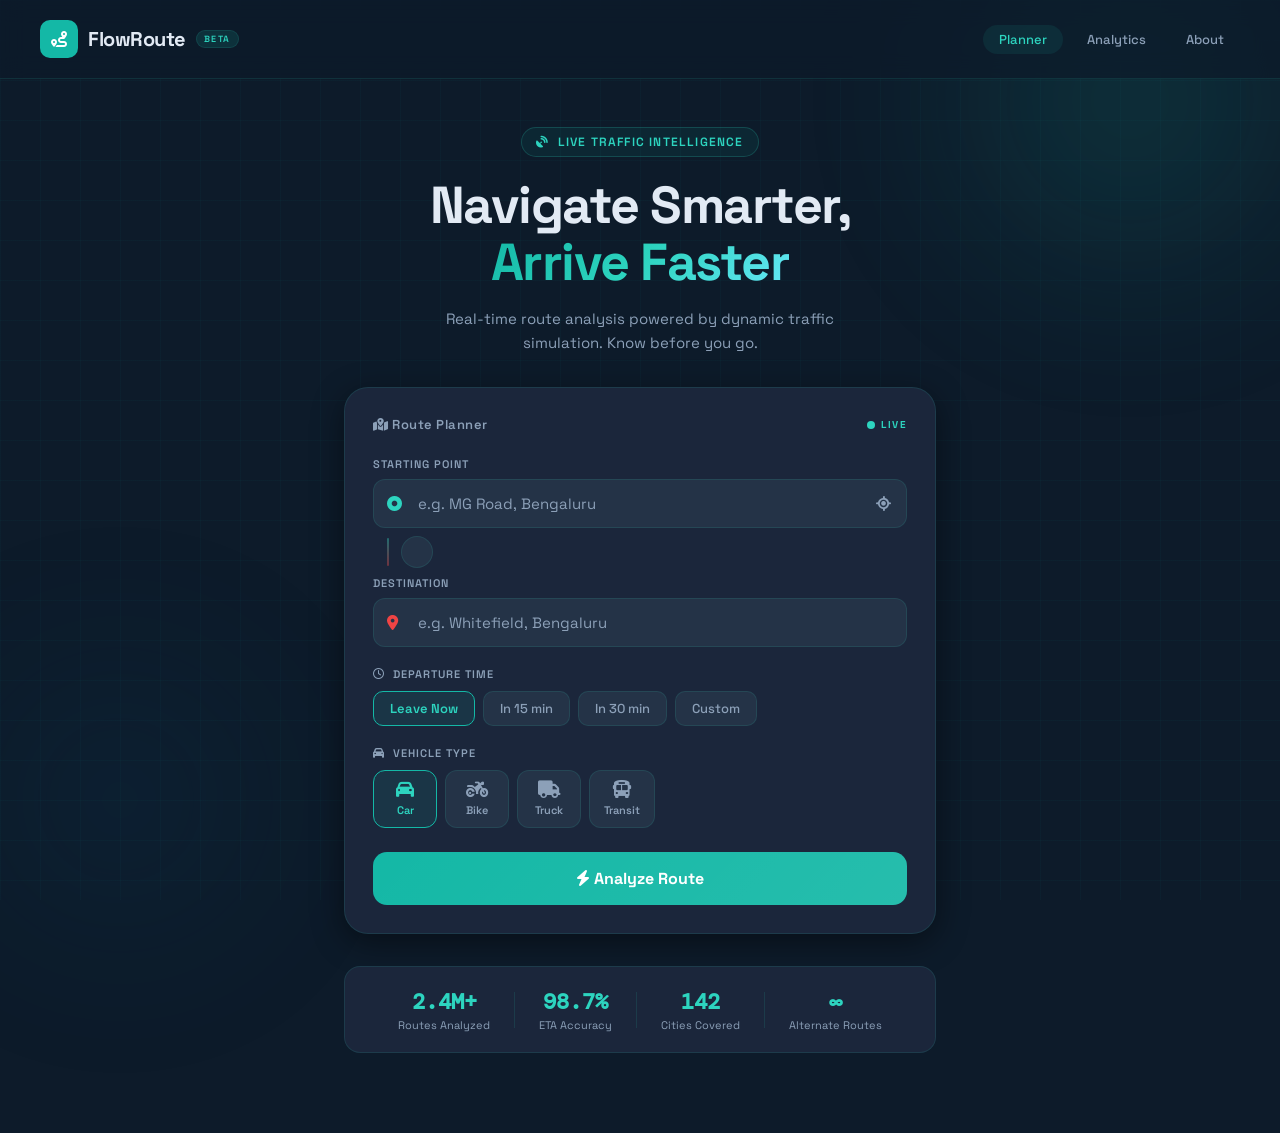
<file: index.html>
<!DOCTYPE html>
<html lang="en">
<head>
  <meta charset="UTF-8" />
  <meta name="viewport" content="width=device-width, initial-scale=1.0"/>
  <title>FlowRoute — Real-Time Traffic Intelligence</title>
  <link rel="stylesheet" href="style.css" />
  <link href="https://fonts.googleapis.com/css2?family=Space+Grotesk:wght@300;400;500;600;700&family=DM+Mono:wght@400;500&display=swap" rel="stylesheet"/>
  <link rel="stylesheet" href="https://cdnjs.cloudflare.com/ajax/libs/font-awesome/6.5.0/css/all.min.css"/>
</head>
<body class="page-home">

  <!-- Animated background grid -->
  <div class="bg-grid"></div>
  <div class="bg-orb orb-1"></div>
  <div class="bg-orb orb-2"></div>

  <header class="site-header">
    <div class="logo">
      <span class="logo-icon"><i class="fa-solid fa-route"></i></span>
      <span class="logo-text">FlowRoute</span>
      <span class="logo-badge">BETA</span>
    </div>
    <nav class="header-nav">
      <span class="nav-pill active">Planner</span>
      <span class="nav-pill">Analytics</span>
      <span class="nav-pill">About</span>
    </nav>
  </header>

  <main class="home-main">
    <section class="hero">
      <div class="hero-tag"><i class="fa-solid fa-satellite-dish"></i> Live Traffic Intelligence</div>
      <h1 class="hero-title">
        Navigate Smarter,<br/>
        <span class="gradient-text">Arrive Faster</span>
      </h1>
      <p class="hero-sub">Real-time route analysis powered by dynamic traffic simulation. Know before you go.</p>
    </section>

    <div class="planner-card" id="plannerCard">
      <div class="planner-card-header">
        <span><i class="fa-solid fa-map-location-dot"></i> Route Planner</span>
        <span class="live-dot"><span class="dot-pulse"></span>LIVE</span>
      </div>

      <form id="routeForm" novalidate>
        <!-- Source -->
        <div class="input-group">
          <label for="source">Starting Point</label>
          <div class="input-wrap">
            <span class="input-icon source-icon"><i class="fa-solid fa-circle-dot"></i></span>
            <input type="text" id="source" name="source" placeholder="e.g. MG Road, Bengaluru" autocomplete="off" required/>
            <button type="button" class="locate-btn" title="Use my location"><i class="fa-solid fa-location-crosshairs"></i></button>
          </div>
          <span class="error-msg" id="sourceErr">Please enter a starting point.</span>
        </div>

        <!-- Route line visual -->
        <div class="route-connector">
          <div class="connector-line"></div>
          <button type="button" class="swap-btn" id="swapBtn" title="Swap source and destination">
            <i class="fa-solid fa-arrow-up-arrow-down"></i>
          </button>
        </div>

        <!-- Destination -->
        <div class="input-group">
          <label for="destination">Destination</label>
          <div class="input-wrap">
            <span class="input-icon dest-icon"><i class="fa-solid fa-location-dot"></i></span>
            <input type="text" id="destination" name="destination" placeholder="e.g. Whitefield, Bengaluru" autocomplete="off" required/>
          </div>
          <span class="error-msg" id="destErr">Please enter a destination.</span>
        </div>

        <!-- Departure Time -->
        <div class="time-section">
          <label class="section-label"><i class="fa-regular fa-clock"></i> Departure Time</label>
          <div class="time-chips" id="timeChips">
            <button type="button" class="chip active" data-value="now">Leave Now</button>
            <button type="button" class="chip" data-value="15">In 15 min</button>
            <button type="button" class="chip" data-value="30">In 30 min</button>
            <button type="button" class="chip" data-value="custom">Custom</button>
          </div>
          <div class="custom-time-wrap" id="customTimeWrap">
            <input type="time" id="customTime" name="customTime" />
            <span class="time-hint">Select exact departure time</span>
          </div>
        </div>

        <!-- Vehicle Type -->
        <div class="vehicle-section">
          <label class="section-label"><i class="fa-solid fa-car"></i> Vehicle Type</label>
          <div class="vehicle-chips">
            <button type="button" class="chip-vehicle active" data-vehicle="car">
              <i class="fa-solid fa-car"></i><span>Car</span>
            </button>
            <button type="button" class="chip-vehicle" data-vehicle="bike">
              <i class="fa-solid fa-motorcycle"></i><span>Bike</span>
            </button>
            <button type="button" class="chip-vehicle" data-vehicle="truck">
              <i class="fa-solid fa-truck"></i><span>Truck</span>
            </button>
            <button type="button" class="chip-vehicle" data-vehicle="transit">
              <i class="fa-solid fa-bus"></i><span>Transit</span>
            </button>
          </div>
        </div>

        <button type="submit" class="submit-btn" id="submitBtn">
          <span class="btn-text"><i class="fa-solid fa-bolt"></i> Analyze Route</span>
          <span class="btn-loader" style="display:none"><i class="fa-solid fa-spinner fa-spin"></i> Processing…</span>
        </button>
      </form>
    </div>

    <!-- Stats strip -->
    <div class="stats-strip">
      <div class="stat-item">
        <span class="stat-num">2.4M+</span>
        <span class="stat-label">Routes Analyzed</span>
      </div>
      <div class="stat-divider"></div>
      <div class="stat-item">
        <span class="stat-num">98.7%</span>
        <span class="stat-label">ETA Accuracy</span>
      </div>
      <div class="stat-divider"></div>
      <div class="stat-item">
        <span class="stat-num">142</span>
        <span class="stat-label">Cities Covered</span>
      </div>
      <div class="stat-divider"></div>
      <div class="stat-item">
        <span class="stat-num">∞</span>
        <span class="stat-label">Alternate Routes</span>
      </div>
    </div>
  </main>

  <!-- Loading Overlay -->
  <div class="loading-overlay" id="loadingOverlay">
    <div class="loading-box">
      <div class="radar-ring">
        <div class="radar-sweep"></div>
        <div class="radar-dot center-dot"></div>
        <div class="radar-dot dot-a"></div>
        <div class="radar-dot dot-b"></div>
        <div class="radar-dot dot-c"></div>
      </div>
      <p class="loading-title">Analyzing Traffic</p>
      <p class="loading-sub" id="loadingMsg">Scanning live data streams…</p>
      <div class="loading-bar-track">
        <div class="loading-bar-fill" id="loadingBar"></div>
      </div>
      <p class="loading-step" id="loadingStep">Initializing sensors</p>
    </div>
  </div>

  <!--
    ┌─────────────────────────────────────────────────────┐
    │  DEPLOYMENT CONFIG                                  │
    │  Set FLOWROUTE_API_URL to your backend's public URL │
    │  e.g. https://api.yourdomain.com                    │
    │  Leave blank to use localhost:8000 in dev.          │
    └─────────────────────────────────────────────────────┘
  -->
  <script>
    // Override this in production: window.FLOWROUTE_API_URL = "https://your-api.com";
    window.FLOWROUTE_API_URL = window.FLOWROUTE_API_URL || "http://localhost:8000";
  </script>
  <script src="script.js"></script>
</body>
</html>
</file>
<file: style.css>
/* ============================================================
   FlowRoute — style.css
   Color Palette:
     Background : #0D1B2A
     Cards      : #1B263B
     Primary    : #14B8A6
     Accent     : #2DD4BF
   ============================================================ */

/* ---------- Reset & Base ---------- */
*, *::before, *::after { box-sizing: border-box; margin: 0; padding: 0; }

:root {
  --bg:       #0D1B2A;
  --surface:  #1B263B;
  --surface2: #243347;
  --border:   rgba(45, 212, 191, 0.12);
  --primary:  #14B8A6;
  --accent:   #2DD4BF;
  --text:     #E2EAF4;
  --muted:    #8CA0B8;
  --low:      #22C55E;
  --medium:   #F59E0B;
  --high:     #EF4444;
  --radius:   16px;
  --shadow:   0 8px 32px rgba(0,0,0,0.45);
  --ff-head:  'Space Grotesk', sans-serif;
  --ff-mono:  'DM Mono', monospace;
}

html { scroll-behavior: smooth; }

body {
  font-family: var(--ff-head);
  background: var(--bg);
  color: var(--text);
  min-height: 100vh;
  overflow-x: hidden;
  position: relative;
}

/* ---------- Background Effects ---------- */
.bg-grid {
  position: fixed; inset: 0; z-index: 0; pointer-events: none;
  background-image:
    linear-gradient(rgba(20, 184, 166, 0.04) 1px, transparent 1px),
    linear-gradient(90deg, rgba(20, 184, 166, 0.04) 1px, transparent 1px);
  background-size: 40px 40px;
}

.bg-orb {
  position: fixed; border-radius: 50%; z-index: 0; pointer-events: none;
  filter: blur(80px); opacity: 0.18;
}
.orb-1 {
  width: 500px; height: 500px;
  background: radial-gradient(circle, #14B8A6, transparent 70%);
  top: -150px; right: -100px;
  animation: floatOrb 12s ease-in-out infinite alternate;
}
.orb-2 {
  width: 400px; height: 400px;
  background: radial-gradient(circle, #0D4B6E, transparent 70%);
  bottom: -100px; left: -80px;
  animation: floatOrb 15s ease-in-out infinite alternate-reverse;
}
@keyframes floatOrb {
  from { transform: translate(0,0) scale(1); }
  to   { transform: translate(30px, 40px) scale(1.1); }
}

/* ---------- Header ---------- */
.site-header {
  position: relative; z-index: 10;
  display: flex; align-items: center; justify-content: space-between;
  padding: 20px 40px;
  border-bottom: 1px solid var(--border);
  backdrop-filter: blur(12px);
  background: rgba(13, 27, 42, 0.7);
}

.logo { display: flex; align-items: center; gap: 10px; }
.logo-icon {
  width: 38px; height: 38px; background: var(--primary);
  border-radius: 10px; display: grid; place-items: center;
  font-size: 16px; color: #fff;
}
.logo-text { font-size: 20px; font-weight: 700; letter-spacing: -0.5px; }
.logo-badge {
  font-size: 9px; font-weight: 600; letter-spacing: 1.5px;
  background: rgba(20,184,166,0.15); color: var(--accent);
  padding: 2px 7px; border-radius: 20px; border: 1px solid var(--border);
}

.header-nav { display: flex; gap: 8px; }
.nav-pill {
  padding: 6px 16px; border-radius: 20px; font-size: 13px; font-weight: 500;
  cursor: pointer; transition: all 0.2s;
  color: var(--muted);
}
.nav-pill:hover { color: var(--text); background: var(--surface2); }
.nav-pill.active { color: var(--accent); background: rgba(20,184,166,0.1); }

.back-btn {
  display: flex; align-items: center; gap: 8px;
  background: var(--surface2); border: 1px solid var(--border);
  color: var(--text); padding: 8px 18px; border-radius: 10px;
  font-family: var(--ff-head); font-size: 14px; font-weight: 500;
  cursor: pointer; transition: all 0.2s;
}
.back-btn:hover { background: var(--primary); border-color: var(--primary); color: #fff; }

/* ---------- Home Page ---------- */
.home-main {
  position: relative; z-index: 1;
  max-width: 640px; margin: 0 auto;
  padding: 48px 24px 80px;
  display: flex; flex-direction: column; align-items: center; gap: 32px;
}

/* Hero */
.hero { text-align: center; }
.hero-tag {
  display: inline-flex; align-items: center; gap: 8px;
  font-size: 12px; font-weight: 600; letter-spacing: 1.2px; text-transform: uppercase;
  color: var(--accent); background: rgba(20,184,166,0.08);
  border: 1px solid rgba(45,212,191,0.2);
  padding: 6px 14px; border-radius: 20px; margin-bottom: 20px;
}
.hero-tag i { animation: pulse 2s infinite; }
@keyframes pulse { 0%,100% { opacity:1; } 50% { opacity:0.4; } }

.hero-title {
  font-size: clamp(32px, 6vw, 52px); font-weight: 700;
  line-height: 1.1; letter-spacing: -1.5px; margin-bottom: 16px;
}
.gradient-text {
  background: linear-gradient(135deg, var(--primary), var(--accent), #67E8F9);
  -webkit-background-clip: text; -webkit-text-fill-color: transparent;
  background-clip: text;
}
.hero-sub { font-size: 15px; color: var(--muted); max-width: 420px; margin: 0 auto; line-height: 1.6; }

/* ---------- Planner Card ---------- */
.planner-card {
  width: 100%;
  background: var(--surface);
  border: 1px solid var(--border);
  border-radius: 24px;
  padding: 28px;
  box-shadow: var(--shadow);
  backdrop-filter: blur(12px);
  animation: cardEntrance 0.6s cubic-bezier(0.22,1,0.36,1) both;
}
@keyframes cardEntrance {
  from { opacity:0; transform: translateY(30px); }
  to   { opacity:1; transform: translateY(0); }
}

.planner-card-header {
  display: flex; justify-content: space-between; align-items: center;
  margin-bottom: 24px; font-size: 13px; font-weight: 600;
  letter-spacing: 0.5px; color: var(--muted);
}
.live-dot {
  display: flex; align-items: center; gap: 6px;
  font-size: 10px; font-weight: 700; letter-spacing: 1.5px;
  color: var(--accent);
}
.dot-pulse {
  width: 8px; height: 8px; border-radius: 50%; background: var(--accent);
  display: inline-block;
  animation: dotPulse 1.5s ease-in-out infinite;
}
@keyframes dotPulse {
  0%,100% { transform:scale(1); box-shadow:0 0 0 0 rgba(45,212,191,0.4); }
  50%      { transform:scale(1.2); box-shadow:0 0 0 6px rgba(45,212,191,0); }
}

/* Input Groups */
.input-group { position: relative; }
label {
  display: block; font-size: 11px; font-weight: 600;
  letter-spacing: 1px; text-transform: uppercase;
  color: var(--muted); margin-bottom: 8px;
}
.input-wrap {
  display: flex; align-items: center; position: relative;
}
.input-wrap input {
  flex: 1;
  background: var(--surface2); border: 1px solid var(--border);
  border-radius: 12px; padding: 14px 44px 14px 44px;
  color: var(--text); font-family: var(--ff-head); font-size: 15px;
  transition: border-color 0.2s, box-shadow 0.2s;
  outline: none; width: 100%;
}
.input-wrap input::placeholder { color: var(--muted); }
.input-wrap input:focus {
  border-color: var(--primary);
  box-shadow: 0 0 0 3px rgba(20,184,166,0.15);
}
.input-wrap input.error-input { border-color: var(--high); }

.input-icon {
  position: absolute; left: 14px; font-size: 15px; z-index: 1;
}
.source-icon { color: var(--accent); }
.dest-icon   { color: var(--high); }

.locate-btn {
  position: absolute; right: 10px;
  background: transparent; border: none; cursor: pointer;
  color: var(--muted); font-size: 15px;
  padding: 6px; border-radius: 8px; transition: color 0.2s;
}
.locate-btn:hover { color: var(--accent); }

.error-msg {
  display: none; font-size: 11px; color: var(--high);
  margin-top: 5px; padding-left: 4px;
}
.error-msg.show { display: block; }

/* Route Connector */
.route-connector {
  display: flex; align-items: center; justify-content: flex-start;
  padding: 6px 0 6px 14px; gap: 12px; margin: 2px 0;
}
.connector-line {
  width: 2px; height: 28px; background: linear-gradient(to bottom, var(--accent), var(--high));
  opacity: 0.4; border-radius: 2px;
}
.swap-btn {
  background: var(--surface2); border: 1px solid var(--border);
  border-radius: 50%; width: 32px; height: 32px;
  display: grid; place-items: center;
  cursor: pointer; color: var(--muted); font-size: 13px;
  transition: all 0.2s;
}
.swap-btn:hover { color: var(--accent); border-color: var(--accent); transform: rotate(180deg); }

/* Section Labels */
.section-label {
  display: flex; align-items: center; gap: 8px;
  font-size: 11px; font-weight: 600; letter-spacing: 1px;
  text-transform: uppercase; color: var(--muted);
  margin-bottom: 10px;
}

/* Time Chips */
.time-section, .vehicle-section { margin-top: 20px; }
.time-chips, .vehicle-chips {
  display: flex; gap: 8px; flex-wrap: wrap;
}
.chip {
  background: var(--surface2); border: 1px solid var(--border);
  color: var(--muted); font-family: var(--ff-head); font-size: 13px; font-weight: 500;
  padding: 8px 16px; border-radius: 10px; cursor: pointer;
  transition: all 0.2s; white-space: nowrap;
}
.chip:hover { border-color: var(--primary); color: var(--text); }
.chip.active {
  background: rgba(20,184,166,0.1); border-color: var(--primary);
  color: var(--accent); font-weight: 600;
}

.custom-time-wrap {
  display: none; margin-top: 10px;
  flex-direction: column; gap: 4px;
}
.custom-time-wrap.show { display: flex; }
.custom-time-wrap input[type="time"] {
  background: var(--surface2); border: 1px solid var(--border);
  border-radius: 10px; padding: 10px 14px;
  color: var(--text); font-family: var(--ff-mono); font-size: 16px;
  outline: none; transition: border-color 0.2s;
}
.custom-time-wrap input[type="time"]:focus { border-color: var(--primary); }
.time-hint { font-size: 11px; color: var(--muted); }

/* Vehicle Chips */
.chip-vehicle {
  display: flex; flex-direction: column; align-items: center; gap: 4px;
  background: var(--surface2); border: 1px solid var(--border);
  color: var(--muted); font-family: var(--ff-head); font-size: 11px; font-weight: 600;
  padding: 10px 14px; border-radius: 12px; cursor: pointer;
  transition: all 0.2s; min-width: 64px;
}
.chip-vehicle i { font-size: 18px; }
.chip-vehicle:hover { border-color: var(--primary); color: var(--text); }
.chip-vehicle.active {
  background: rgba(20,184,166,0.1); border-color: var(--primary); color: var(--accent);
}

/* Submit Button */
.submit-btn {
  width: 100%; margin-top: 24px;
  background: var(--primary);
  border: none; border-radius: 14px;
  color: #fff; font-family: var(--ff-head); font-size: 16px; font-weight: 700;
  padding: 16px; cursor: pointer;
  transition: all 0.25s;
  position: relative; overflow: hidden;
}
.submit-btn::before {
  content: '';
  position: absolute; inset: 0;
  background: linear-gradient(135deg, transparent 0%, rgba(255,255,255,0.08) 100%);
}
.submit-btn:hover { background: var(--accent); transform: translateY(-2px); box-shadow: 0 8px 24px rgba(20,184,166,0.35); }
.submit-btn:active { transform: translateY(0); }
.submit-btn:disabled { opacity: 0.7; cursor: not-allowed; transform: none; }

/* Stats Strip */
.stats-strip {
  display: flex; align-items: center; justify-content: center;
  gap: 0; flex-wrap: wrap;
  background: var(--surface); border: 1px solid var(--border);
  border-radius: 16px; padding: 16px 24px; width: 100%;
  animation: cardEntrance 0.8s 0.2s cubic-bezier(0.22,1,0.36,1) both;
}
.stat-item {
  display: flex; flex-direction: column; align-items: center;
  padding: 4px 24px;
}
.stat-num { font-size: 22px; font-weight: 700; color: var(--accent); font-family: var(--ff-mono); }
.stat-label { font-size: 11px; color: var(--muted); margin-top: 2px; }
.stat-divider { width: 1px; height: 36px; background: var(--border); }

/* ---------- Loading Overlay ---------- */
.loading-overlay {
  position: fixed; inset: 0; z-index: 1000;
  background: rgba(13,27,42,0.95); backdrop-filter: blur(16px);
  display: none; place-items: center;
}
.loading-overlay.active { display: grid; }

.loading-box {
  display: flex; flex-direction: column; align-items: center; gap: 20px;
  animation: fadeInUp 0.4s ease;
}
@keyframes fadeInUp {
  from { opacity:0; transform:translateY(20px); }
  to   { opacity:1; transform:translateY(0); }
}

/* Radar */
.radar-ring {
  width: 120px; height: 120px; border-radius: 50%;
  border: 1.5px solid rgba(20,184,166,0.3);
  position: relative; display: grid; place-items: center;
}
.radar-ring::before, .radar-ring::after {
  content: ''; position: absolute; border-radius: 50%;
  border: 1.5px solid rgba(20,184,166,0.15);
}
.radar-ring::before { width: 80px; height: 80px; }
.radar-ring::after  { width: 40px; height: 40px; }
.radar-sweep {
  position: absolute; inset: 0; border-radius: 50%;
  background: conic-gradient(from 0deg, transparent 0deg, rgba(20,184,166,0.25) 60deg, transparent 60deg);
  animation: sweep 2s linear infinite;
}
@keyframes sweep { to { transform: rotate(360deg); } }
.radar-dot { position: absolute; width: 6px; height: 6px; border-radius: 50%; }
.center-dot { background: var(--accent); }
.dot-a { top: 30%; left: 60%; background: var(--primary); opacity: 0.8; animation: blipA 2.4s ease-in-out infinite; }
.dot-b { top: 65%; left: 35%; background: var(--accent);  opacity: 0.7; animation: blipB 3s ease-in-out infinite; }
.dot-c { top: 20%; left: 30%; background: var(--primary); opacity: 0.6; animation: blipC 2s ease-in-out infinite; }
@keyframes blipA { 0%,100%{opacity:0.8;} 50%{opacity:0.1;} }
@keyframes blipB { 0%,100%{opacity:0.7;} 60%{opacity:0.1;} }
@keyframes blipC { 0%,100%{opacity:0.6;} 40%{opacity:0.1;} }

.loading-title { font-size: 20px; font-weight: 700; }
.loading-sub   { font-size: 13px; color: var(--muted); }

.loading-bar-track {
  width: 280px; height: 4px; background: var(--surface2);
  border-radius: 4px; overflow: hidden;
}
.loading-bar-fill {
  height: 100%; width: 0%; border-radius: 4px;
  background: linear-gradient(90deg, var(--primary), var(--accent));
  transition: width 0.4s ease;
}
.loading-step { font-size: 11px; color: var(--accent); font-family: var(--ff-mono); letter-spacing: 0.5px; }

/* ---------- Result Page ---------- */
.result-main {
  position: relative; z-index: 1;
  max-width: 1100px; margin: 0 auto;
  padding: 32px 24px 80px;
  display: flex; flex-direction: column; gap: 24px;
}

/* Reveal Animations */
.reveal-item {
  opacity: 0; transform: translateY(24px);
  animation: reveal 0.5s cubic-bezier(0.22,1,0.36,1) forwards;
  animation-delay: var(--delay, 0s);
}
@keyframes reveal {
  to { opacity:1; transform:translateY(0); }
}

/* Journey Bar */
.journey-bar {
  display: flex; align-items: center; gap: 16px; flex-wrap: wrap;
  background: var(--surface); border: 1px solid var(--border);
  border-radius: 16px; padding: 16px 24px;
}
.journey-point { display: flex; align-items: center; gap: 10px; }
.journey-dot {
  width: 10px; height: 10px; border-radius: 50%;
}
.source-dot { background: var(--accent); }
.dest-dot   { background: var(--high); }
.journey-label { font-size: 10px; font-weight: 700; letter-spacing: 1.5px; color: var(--muted); display: block; }
.journey-value { font-size: 15px; font-weight: 600; }
.journey-arrow {
  display: flex; align-items: center; gap: 4px; color: var(--muted); flex: 1;
  min-width: 40px;
}
.arrow-line { flex: 1; height: 1px; background: var(--border); }
.journey-meta {
  display: flex; gap: 16px; font-size: 13px; color: var(--muted);
  margin-left: auto;
}
.journey-meta span { display: flex; align-items: center; gap: 6px; }
.journey-meta i { color: var(--accent); }

/* KPI Grid */
.kpi-grid {
  display: grid;
  grid-template-columns: repeat(auto-fill, minmax(220px, 1fr));
  gap: 16px;
}
.kpi-card {
  background: var(--surface); border: 1px solid var(--border);
  border-radius: 20px; padding: 20px;
  display: flex; flex-direction: column; gap: 12px;
  position: relative; overflow: hidden; transition: transform 0.2s;
}
.kpi-card:hover { transform: translateY(-3px); }
.kpi-card::before {
  content: ''; position: absolute; top:0; left:0; right:0; height: 3px;
  background: linear-gradient(90deg, var(--primary), var(--accent));
}
.kpi-icon { font-size: 22px; color: var(--accent); }
.kpi-body { display: flex; flex-direction: column; gap: 2px; }
.kpi-label { font-size: 11px; font-weight: 600; letter-spacing: 1px; text-transform: uppercase; color: var(--muted); }
.kpi-value { font-size: 28px; font-weight: 700; font-family: var(--ff-mono); color: var(--text); }
.kpi-sub   { font-size: 12px; color: var(--muted); }
.kpi-badge {
  position: absolute; top: 16px; right: 16px;
  font-size: 10px; font-weight: 700; letter-spacing: 0.8px;
  background: rgba(20,184,166,0.1); color: var(--accent);
  border: 1px solid rgba(45,212,191,0.2); padding: 3px 8px; border-radius: 6px;
}
.kpi-badge.green   { background: rgba(34,197,94,0.1); color: var(--low); border-color: rgba(34,197,94,0.2); }
.kpi-badge.amber   { background: rgba(245,158,11,0.1); color: var(--medium); border-color: rgba(245,158,11,0.2); }
.kpi-badge.red     { background: rgba(239,68,68,0.1); color: var(--high); border-color: rgba(239,68,68,0.2); }

/* Traffic Meter */
.traffic-meter { margin-top: 4px; }
.meter-bar { height: 6px; background: var(--surface2); border-radius: 6px; overflow: hidden; }
.meter-fill {
  height: 100%; border-radius: 6px; width: 0%;
  transition: width 1s cubic-bezier(0.22,1,0.36,1);
}
.meter-labels {
  display: flex; justify-content: space-between;
  font-size: 10px; color: var(--muted); margin-top: 4px;
}

/* Result Columns */
.result-columns {
  display: grid; grid-template-columns: 1.4fr 1fr;
  gap: 16px;
}
@media (max-width: 700px) {
  .result-columns { grid-template-columns: 1fr; }
}

/* Route Cards */
.route-card {
  background: var(--surface); border: 1px solid var(--border);
  border-radius: 20px; padding: 24px;
}
.best-route { border-color: rgba(20,184,166,0.3); }

.route-card-header {
  display: flex; align-items: center; justify-content: space-between;
  margin-bottom: 12px;
}
.route-tag {
  font-size: 11px; font-weight: 700; letter-spacing: 0.8px;
  padding: 4px 10px; border-radius: 8px;
  display: flex; align-items: center; gap: 5px;
}
.best-tag {
  background: rgba(20,184,166,0.12); color: var(--accent);
  border: 1px solid rgba(45,212,191,0.2);
}
.route-chip {
  font-family: var(--ff-mono); font-size: 14px; font-weight: 600;
  color: var(--accent);
}
.route-name { font-size: 18px; font-weight: 700; margin-bottom: 16px; line-height: 1.3; }

/* Route Steps */
.route-steps { display: flex; flex-direction: column; gap: 8px; margin-bottom: 16px; }
.step-item {
  display: flex; align-items: flex-start; gap: 10px;
  font-size: 13px; color: var(--muted); line-height: 1.5;
}
.step-bullet {
  width: 6px; height: 6px; border-radius: 50%;
  background: var(--accent); margin-top: 5px; flex-shrink: 0;
}

.route-footer {
  display: flex; align-items: center; gap: 12px; flex-wrap: wrap;
  padding-top: 16px; border-top: 1px solid var(--border);
}
.route-stat { display: flex; align-items: center; gap: 5px; font-size: 12px; color: var(--muted); }
.route-stat i { color: var(--accent); }
.route-action-btn {
  margin-left: auto; background: var(--primary); border: none;
  color: #fff; font-family: var(--ff-head); font-size: 13px; font-weight: 600;
  padding: 8px 16px; border-radius: 10px; cursor: pointer;
  display: flex; align-items: center; gap: 8px;
  transition: all 0.2s;
}
.route-action-btn:hover { background: var(--accent); transform: translateX(2px); }

.traffic-indicator {
  font-size: 11px; font-weight: 700; padding: 3px 8px; border-radius: 6px;
}
.traffic-low    { background: rgba(34,197,94,0.12); color: var(--low); }
.traffic-medium { background: rgba(245,158,11,0.12); color: var(--medium); }
.traffic-high   { background: rgba(239,68,68,0.12); color: var(--high); }

/* Alt Routes Section */
.alt-section {
  background: var(--surface); border: 1px solid var(--border);
  border-radius: 20px; padding: 20px; display: flex; flex-direction: column; gap: 12px;
}
.alt-header {
  display: flex; justify-content: space-between; align-items: center;
  font-size: 13px; font-weight: 600; color: var(--muted);
}
.alt-count { font-size: 11px; color: var(--accent); }

.alt-route-item {
  background: var(--surface2); border: 1px solid var(--border);
  border-radius: 14px; padding: 14px 16px;
  cursor: pointer; transition: all 0.2s;
}
.alt-route-item:hover { border-color: var(--primary); }
.alt-route-top {
  display: flex; justify-content: space-between; align-items: center; margin-bottom: 6px;
}
.alt-route-name { font-size: 13px; font-weight: 600; }
.alt-route-time { font-family: var(--ff-mono); font-size: 13px; font-weight: 600; color: var(--accent); }
.alt-route-meta { display: flex; gap: 12px; font-size: 11px; color: var(--muted); }

/* Timeline Card */
.timeline-card {
  background: var(--surface); border: 1px solid var(--border);
  border-radius: 20px; padding: 24px;
}
.timeline-header {
  font-size: 14px; font-weight: 600; margin-bottom: 20px;
  display: flex; align-items: center; gap: 8px; color: var(--muted);
}
.timeline-bars {
  display: flex; align-items: flex-end; gap: 6px; height: 80px;
}
.timeline-bar {
  flex: 1; border-radius: 6px 6px 0 0;
  transition: height 1s cubic-bezier(0.22,1,0.36,1);
  position: relative; min-width: 0;
}
.timeline-bar-label {
  position: absolute; bottom: -20px; left: 50%; transform: translateX(-50%);
  font-size: 10px; color: var(--muted); white-space: nowrap;
  font-family: var(--ff-mono);
}
.timeline-legend {
  display: flex; gap: 16px; margin-top: 28px; justify-content: flex-end;
  font-size: 11px; font-weight: 600;
}
.leg-item { display: flex; align-items: center; gap: 6px; }
.leg-item::before { content: ''; width: 10px; height: 10px; border-radius: 3px; }
.leg-item.low::before    { background: var(--low); }
.leg-item.medium::before { background: var(--medium); }
.leg-item.high::before   { background: var(--high); }
.leg-item.low    { color: var(--low); }
.leg-item.medium { color: var(--medium); }
.leg-item.high   { color: var(--high); }

/* Tips Card */
.tips-card {
  background: var(--surface); border: 1px solid var(--border);
  border-radius: 20px; padding: 24px;
}
.tips-header {
  font-size: 14px; font-weight: 600; margin-bottom: 16px;
  display: flex; align-items: center; gap: 8px; color: var(--muted);
}
.tips-grid {
  display: grid; grid-template-columns: repeat(auto-fill, minmax(220px,1fr));
  gap: 12px;
}
.tip-item {
  display: flex; gap: 12px; align-items: flex-start;
  background: var(--surface2); border: 1px solid var(--border);
  border-radius: 12px; padding: 14px;
}
.tip-icon {
  width: 36px; height: 36px; border-radius: 10px;
  background: rgba(20,184,166,0.1);
  display: grid; place-items: center; font-size: 16px;
  color: var(--accent); flex-shrink: 0;
}
.tip-text { font-size: 13px; color: var(--muted); line-height: 1.5; }
.tip-text strong { color: var(--text); display: block; margin-bottom: 2px; font-size: 13px; }

/* ---------- Responsive ---------- */
@media (max-width: 600px) {
  .site-header { padding: 16px 20px; }
  .header-nav  { display: none; }
  .home-main   { padding: 28px 16px 60px; }
  .planner-card { padding: 20px; }
  .kpi-grid    { grid-template-columns: 1fr 1fr; }
  .result-main { padding: 20px 16px 60px; }
  .stats-strip { gap: 0; }
  .stat-item   { padding: 4px 12px; }
  .stat-num    { font-size: 18px; }
  .journey-bar { flex-direction: column; align-items: flex-start; gap: 8px; }
  .journey-arrow { width: 100%; }
  .journey-meta { margin-left: 0; }
}
@media (max-width: 400px) {
  .kpi-grid { grid-template-columns: 1fr; }
}

/* ── Loading bar error state ── */
.loading-bar-fill {
  transition: width 0.5s ease, background 0.4s ease;
}
</file>
